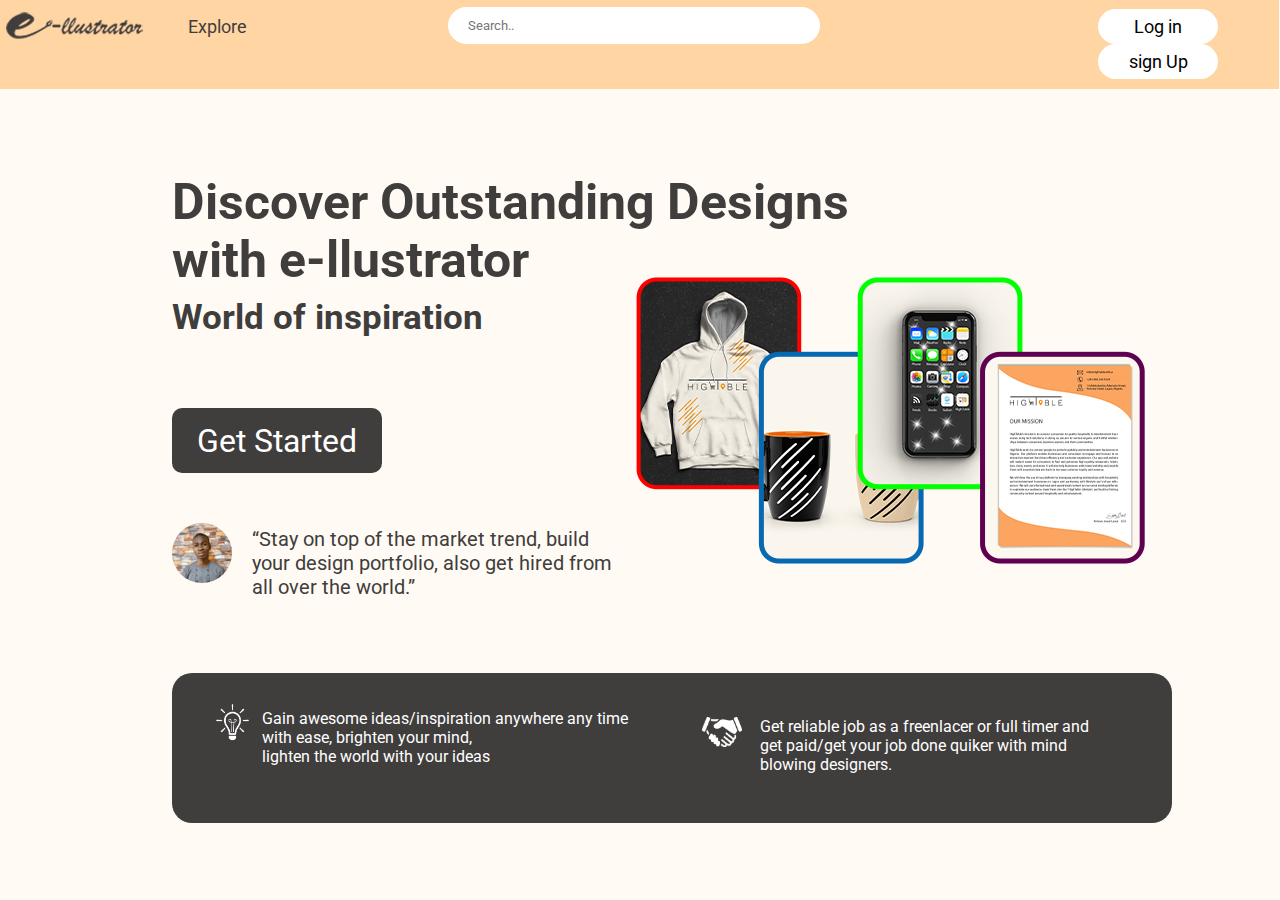
<file: index.html>
<!DOCTYPE html>
<html lang="en">

    <head>
       <title>e-llustrator</title>
       <link rel="stylesheet" href="style.css">
       <link rel="stylesheet" href="https://fonts.googleapis.com/css?family=roboto">
    </head>
    

    <body>
        
        <nav>
            <!-- Naigation Bar or header -->
            <div class="navigationbar">
                <img class="illustrator" src="ellustrator.png" alt="">
                <div class="tik">
                <a class="explore" href="#">Explore</a>
                </div>

                <div class="topnav">
                    <input type="text" class="searchbar" placeholder="Search..">
                </div>

                <div class="eliminatetop">
                    <div class="buts">
                       <button class="logins">
                         <a href="login.html" class="log">Log in</a>
                       </button>
                       <button class="logins">
                         <a href="signup.html" class="log">sign Up</a>
                       </button>
                    </div>
                </div>
            </div>
        </nav>

        <div class="wholebody">
        <div>
            <div class="bigtext">
               <h1 class="secfont">Discover Outstanding Designs </br>with e-llustrator</h1>
               <h2 class="prifont">World of inspiration</h2>
               <a href="signup.html">
                  <button class="start">Get Started</button>
               </a>
               <div class="profile">
                   <img  class="eleshin" src="Eleshin.jpg" alt="">
                   <p class="review">“Stay on top of the market trend, build</br>
                      your design portfolio, also get hired from</br>
                      all over the world.”</p>
                    <div class="design">
                      <img src="design.png" alt="">
                    </div>
               </div>
            </div>
        </div>
    </body>


    <footer>
        <div class="laststep">
            <div class="footer">
              <div >
                <img src="idea.png" class="footericon" alt="">
                <div class="footertext">
                     <p>Gain awesome ideas/inspiration anywhere any time </br>
                        with ease, brighten  your mind, </br>
                        lighten the world with your ideas</p>
                </div>
              </div>
              <div class="busbreif">
                <div class="shake">
                <img src="business.png" class="footericon01" alt="">
                </div>
                <div class="footertext02">
                        <p>Get reliable job as a freenlacer or full timer and </br>
                        get paid/get your job done quiker with mind </br>
                        blowing designers.</p>
                </div>
              </div>
            </div>
        </div>
    </footer>
        </div>
</html>
</file>
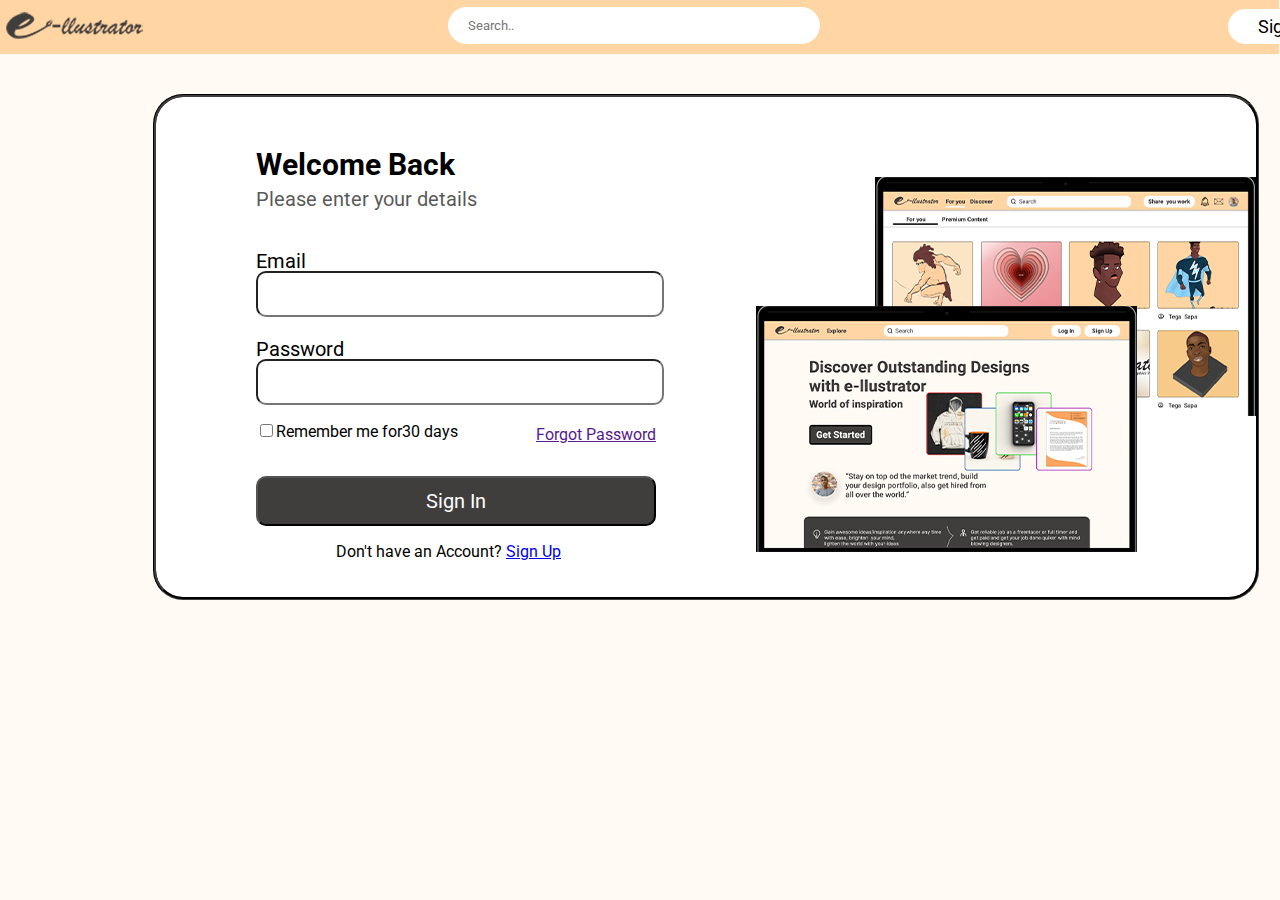
<file: login.html>
<!DOCTYPE html>
<html>
    <head>
        <title>Log In</title>
        <link rel="stylesheet" href="login.css">
        <link rel="stylesheet" href="https://fonts.googleapis.com/css?family=roboto">
    </head>


    <body>
        <nav>
            <!-- Naigation Bar or header -->
            <div class="navigationbar">
                <a href="index.html">
                  <img class="illustrator" src="ellustrator.png" alt="">
                </a>
                <div class="tik">
                <a class="explore" href="#">Explore</a>
                </div>

                <div class="topnav">
                    <input type="text" class="searchbar" placeholder="Search..">
                </div>

                <div class="eliminatetop">
                    <div class="buts">
                       <button class="logins">
                         <a href="signup.html" class="log">Sign Up</a>
                       </button>
                    </div>
                </div>
            </div>
        </nav>



        <div class="whole-body">
            <div class="inner-body">
                <h2 class="header">Welcome Back</h2>
                <p id="inputheaders" class="details">Please enter your details</p>
                <p id="inputheaders">Email</p>
                <input type="text"  class="inputfield">
                <p id="inputheaders">Password</p>
                <input type="text" class="inputfield"></br>
                <p><input type="checkbox">Remember me for30 days</p>
                <div class="forgotpack"> 
                    <a class="forgot" href=""> Forgot Password</a> 
                </div> </br>
                <a href="home.html">
                <button class="submit">Sign In</button>
                </a>
                <p class="question">Don't have an Account? <a href="signup.html">Sign Up</a></p>
                <div class="screenpack">
                   <img class="screen"  src="screens.png" alt="">
                </div>
            </div> 
        </div>

        <div class="sample">
        </div>

        
    </body>

    <footer>

    </footer>
</html>
</file>
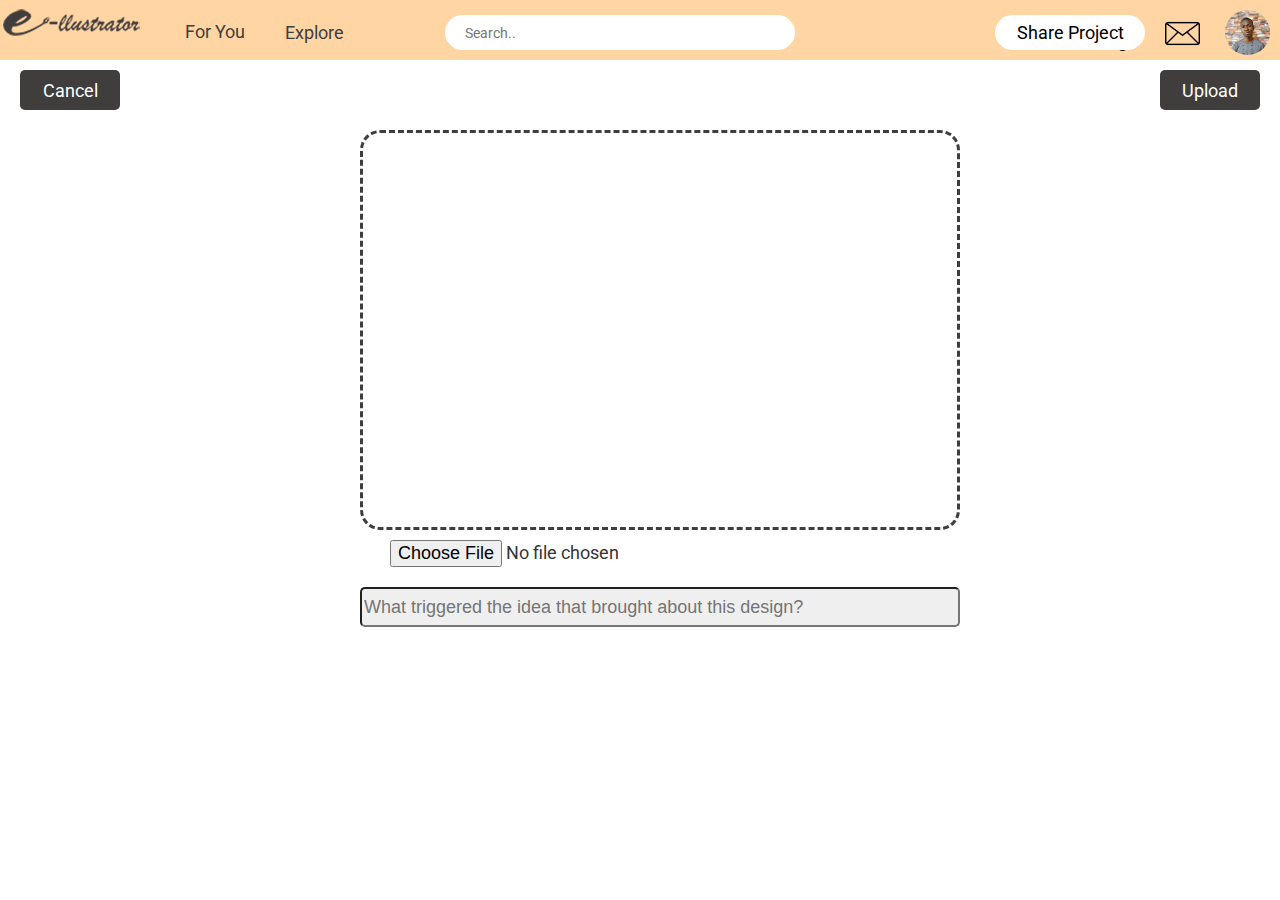
<file: shareproject.html>
<!DOCTYPE html>
<html>
    <head>
        <title>Share Project</title>
        <link rel="stylesheet" href="shareproject.css">
        <link rel="stylesheet" href="https://fonts.googleapis.com/css?family=roboto">
        <link rel="stylesheet" href="https://maxcdn.bootstrapcdn.com/bootstrap/3.3.7/css/bootstrap.min.css">
        <meta charset="UTF-8">
        <meta name="viewport" content="width=device-width, initial-scale=1.0">
    </head>


    <body>
        <nav>
            <!-- Naigation Bar or header -->
            <div class="navigationbar">
                <a href="index.html">
                  <img class="illustrator" src="ellustrator.png" alt="">
                </a>
                <div class="tik">
                <a class="for-you" href="h">For You</a>
                </div>

                <div class="tok">
                    <a class="explore" href="#">Explore</a>
                    </div>

                <div class="topnav">
                    <input type="text" class="searchbar" placeholder="Search..">
                </div>

                <div class="eliminatetop">
                    <div class="buts">
                       <button class="logins">
                         <a href="" class="log">Share Project</a>
                       </button>
                    </div>
                    <a href="">
                        <img src="notification.png" class="getsized" alt="">
                    </a>
                    <a href="">
                        <img src="chat.png"  class="resize" alt="">
                    </a>
                    <a href="">
                        <img src="Eleshin.jpg" class="profile-picture" alt="">
                    </a>
                </div>
            </div>
        </nav>
        <div>
            <button id="left" class="two-buttons">Cancel</button>
            <input id="upright" class="two-buttons" type="submit" class="Upload" name="submit" value="Upload">
        </div>


        <div class="imagebox">

        </div>
        <form  action="upload.php" method="post">
            <input class="choosefile" type="file" name="image">
        </form>

        <input class="caption" type="text" placeholder="What triggered the idea that brought about this design?">
    </body>
</html>
</file>
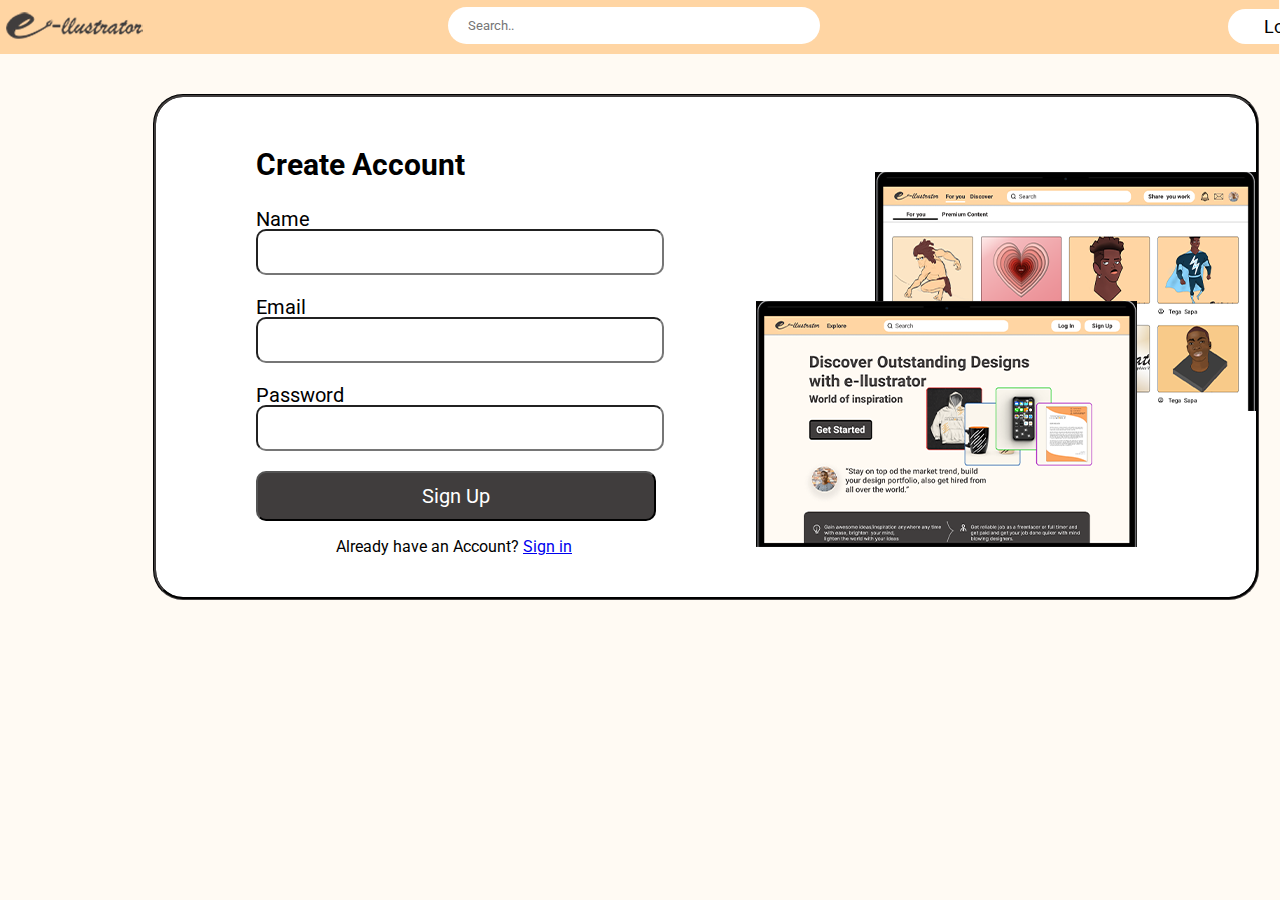
<file: signup.html>
<!DOCTYPE html>
<html>
    <head>
        <title>Sign Up</title>
        <link rel="stylesheet" href="signup.css">
        <link rel="stylesheet" href="https://fonts.googleapis.com/css?family=roboto">
    </head>


    <body>
        <nav>
            <!-- Naigation Bar or header -->
            <div class="navigationbar">
                <a href="index.html">
                  <img class="illustrator" src="ellustrator.png" alt="">
                </a>
                <div class="tik">
                <a class="explore" href="#">Explore</a>
                </div>

                <div class="topnav">
                    <input type="text" class="searchbar" placeholder="Search..">
                </div>

                <div class="eliminatetop">
                    <div class="buts">
                       <button class="logins">
                         <a href="login.html" class="log">Log in</a>
                       </button>
                    </div>
                </div>
            </div>
        </nav>



        <div class="whole-body">
            <div class="inner-body">
                <h2 class="header">Create Account</h2>
                <p id="inputheaders">Name</p>
                <input type="text"  class="inputfield">
                <p id="inputheaders">Email</p>
                <input type="text"  class="inputfield">
                <p id="inputheaders">Password</p>
                <input type="text" class="inputfield"></br>
                <a href="home.html">
                <button class="submit">Sign Up</button>
                </a>
                <p class="question">Already have an Account?  <a class="" href="login.html">Sign in</a></p>
                <div class="screenpack">
                   <img class="screen"  src="screens.png" alt="">
                </div>
            </div> 
        </div>

        <div class="sample">
        </div>

        
    </body>

    <footer>

    </footer>
</html>
</file>
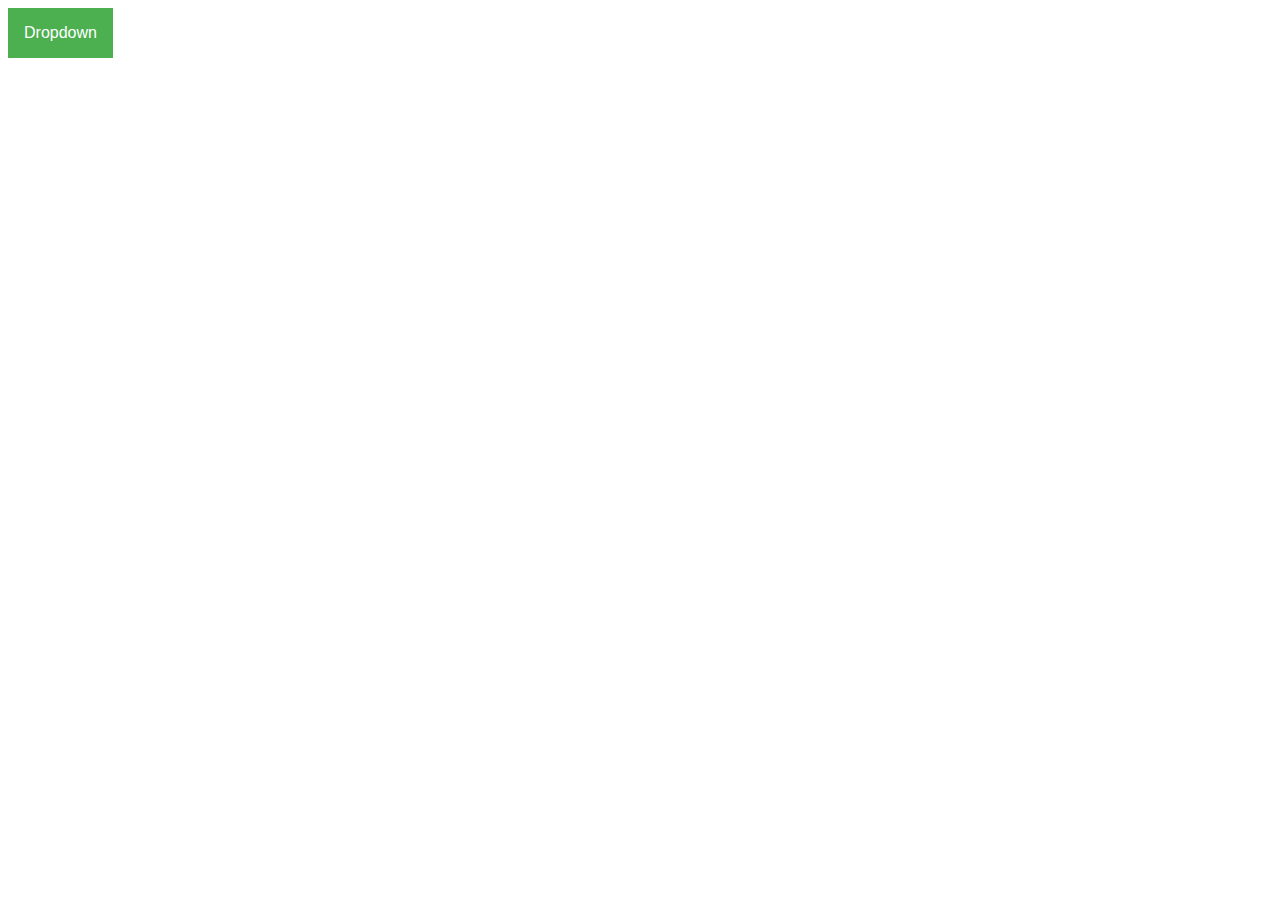
<file: testing.html>
<!DOCTYPE html>
<html>
    <head>
        <link rel="stylesheet" href="testing.css">
    </head>
    <body>
            <div class="dropdown">
              <button class="dropbtn">Dropdown</button>
              <div class="dropdown-content">
                <a href="#">Link 1</a>
                <a href="#">Link 2</a>
                <a href="#">Link 3</a>
              </div>
            </div>
    </body>
</html>
</file>
<file: style.css>
*{
    font-family: "roboto", sans-serif;
}

body {
    background-color: #FFFAF3;
}
.navigationbar {
    background-color: #FFD5A3;
    margin-top: -10px;
    margin-right: -7px;
    margin-left: -10px;
    box-shadow: black;
}

.tik {
    padding-left: 170px;
    margin-top: -35px;
}

.explore {
    margin-left: 20px;
    margin-top: 0px;
    text-decoration: none;
    font-size: large;
    color:#403D3D;
}

.bar {
    padding-left: 350px;
    margin-top: -40px;
}

.illustrator {
    padding-top: 5px;
}

.log {
    text-decoration: none;
    font-size: large;
    color: black;
}

.buts{
    padding-left: 1100px;
    padding-bottom: 10px;
}

.logins {
    width: 120px;
    height: 35px;
    border-radius: 50px;
    border-style: none;
    background-color: white;
}
.eliminatetop {
    margin-top: -35px;
}
.topnav {
    padding-left: 450px;
    margin-top: -30px;

}

.searchbar {
    height: 35px;
    width: 350px;
    border-radius: 50px;
    padding-left: 20px;
    border-style: none;
}

.secfont {
    font-size: 50px;
    color: #403D3D;
    padding-bottom: -10px;
}
.prifont {
    margin-bottom: 70px;
    margin-top: -25px;
    font-size: 35px ;
    color: #403D3D;
}

.start {
    height: 65px;
    width: 210px;
    background-color: #403D3D;
    color: white;
    border-radius: 10px;
    border-style: none;
    font-size: 20px;
    font-size:xx-large ;
    cursor: pointer;
}

.eleshin {
    width: 60px;
    height: 60px;
    border-radius: 50px;
}

.profile {
    padding-top: 50px;
}

.review {
    font-size: 20px;
    color: #403D3D;
    padding-left: 80px;
    margin-top: -60px;    
}

.laststep {
    background-color: #403D3D;
    color: white;
    border-radius: 20px;
    width: 1000px;
    height: 150px;
    margin-bottom: -30px;
}

.footericon {
    width: 40px;
    height: 40px;
    padding-left: 10px;
    padding-top: 30px;
}

.design {
    padding-left: 400px;
    margin-top: -350px;
    padding-bottom: 100px;
}

.footericon01 {
    width: 40px;
    height: 30px;
    padding-left: 500px;
    padding-top: -30px;
}

.shake {
    margin-top: -65px;
}

.footertext {
    padding-left: 60px;
    margin-top:-54px;
}

.wholebody {
    padding-top: 50px;
    padding-left: 13%;
}
.footertext02 {
    padding-left: 558px;
    margin-top: -50px;
}

.busbrief {
    margin-top: -30px;
}

.footer {
    padding-left: 30px;
}
</file>
<file: login.css>
*{
    font-family: "roboto", sans-serif;
}

body {
    background-color: #FFFAF3;
}
.navigationbar {
    background-color: #FFD5A3;
    margin-top: -10px;
    margin-right: -7px;
    margin-left: -10px;
    box-shadow: black;
}

.illustrator {
    padding-top: 5px;
}

.explore {
    margin-left: 20px;
    margin-top: 0px;
    text-decoration: none;
    font-size: large;
    color:#FFD5A3;
}

.tik {
    padding-left: 170px;
    margin-top: -35px;
}

.searchbar {
    height: 35px;
    width: 350px;
    border-radius: 50px;
    padding-left: 20px;
    border-style: none;
}

.buts{
    padding-left: 1230px;
    padding-bottom: 10px;
}

.logins {
    width: 120px;
    height: 35px;
    border-radius: 50px;
    border-style: none;
    background-color: white;
}

.eliminatetop {
    margin-top: -35px;
}
.topnav {
    padding-left: 450px;
    margin-top: -30px;

}

.log {
    text-decoration: none;
    font-size: large;
    color: black;
}

.whole-body {
    background-color: white;
    border-radius: 30px;
    width: 1000px;
    height: 500px;
    padding-left: 100px;
    border-style: groove;
    border-color: #403D3D;
    margin-left: 145px;
    margin-top: 40px;
}
.inner-body {
    margin-top: 50px;
}

.header {
    font-size: 30px;
}

#inputheaders {
    font-size: 20px;
    margin-bottom: -2px;
}

.inputfield {
    width: 400px;
    height: 40px;
    border-radius: 10px;
}

.submit {
    width: 400px;
    height: 50px;
    background-color: #403D3D;
    border-radius: 10px;
    color: white;
    font-size: 20px;
    cursor: pointer;
}

.question {
    margin-left: 80px;
}

.screen {
    float: right;
    margin-top: -300px;
}

.screenpack {
    margin-top: -100px;
}

.details {
    margin-top: -20px;
    opacity: 65%;
    padding-bottom: 20px;
}

.forgot {
    margin-right: 600px;
 
}

.forgotpack {
    float: right;
    margin-top: -32px;
}
</file>
<file: shareproject.css>
*{
    font-family: "roboto", sans-serif;
}

.body {
    background-color: #FFFAF3;
}
.navigationbar {
    background-color: #FFD5A3;
    margin-top: -10px;
    margin-right: px;
    margin-left: -5px;
    box-shadow: black;
}

.illustrator {
    margin-top: 10px;
    padding-right: 0%;
}

.for-you {
    margin-left: 20px;
    padding-bottom: 0px;
    text-decoration: none;
    font-size: large;
    color: #403D3D;
}

.explore {
    margin-left: 20px;
    margin-top: 0px;
    text-decoration: none;
    font-size: large;
    color: #403D3D;
}

.tok {
    padding-left: 270px;
    margin-top: -25px;
}


.tik {
    padding-left: 170px;
    margin-top: -25px;
}

.searchbar {
    height: 35px;
    width: 350px;
    border-radius: 50px;
    padding-left: 20px;
    border-style: none;
}

.buts{
    padding-left: 1000px;
    padding-bottom: 10px;
}

.logins {
    width: 150px;
    height: 35px;
    border-radius: 50px;
    border-style: none;
    background-color: white;
}

.getsized {
    height: 35px;
    width: 35px;
    float: right;
    margin-top: -44px;
    margin-right: 140px;
}

.resize {
    height: 35px;
    width: 35px;
    float: right;
    margin-top: -44px;
    margin-right: 80px;
}

.profile-picture {
    height: 45px;
    width: 45px;
    border-radius: 50%;
    float: right;
    margin-top: -50px;
    margin-right: 10px;
}

.eliminatetop {
    margin-top: -35px;
}
.topnav {
    padding-left: 450px;
    margin-top: -30px;

}

.log {
    text-decoration: none;
    font-size: large;
    color: black;
}

.imagebox {
    height: 400px;
    width: 600px;
    border-style: dashed;
    border-color: #403D3D;
    border-radius: 20px;
}

.two-buttons{
    height: 40px;
    width: 100px;
    background-color: #403D3D;
    color: white;
    font-size: large;
    border-radius: 5px;
    border-style: none;
    margin-top: 10px;
}
#left {
    margin-left: 20px;
}

#upright {
    float: right;
    margin-right: 20px;
}

.imagebox {
    margin-left: 360px;
    margin-top: 20px;
}

.choosefile {
    font-size: large;
    padding-right: 550px;
    float: right;
    padding-left: 50px;
    margin-top: 10px;
}

.caption {
    width: 600px;
    margin-top: 20px;
    margin-left: 360px;
    height: 40px;
    border-radius: 5px;
    margin-bottom: 30px;
    font-size: large;
    background-color: #403d3d15;
}
</file>
<file: signup.css>
*{
    font-family: "roboto", sans-serif;
    
}

body {
    background-color: #FFFAF3;
}
.navigationbar {
    background-color: #FFD5A3;
    margin-top: -10px;
    margin-right: -7px;
    margin-left: -10px;
    box-shadow: black;
}

.illustrator {
    padding-top: 5px;
}

.explore {
    margin-left: 20px;
    margin-top: 0px;
    text-decoration: none;
    font-size: large;
    color:#FFD5A3;
}

.tik {
    padding-left: 170px;
    margin-top: -35px;
}

.searchbar {
    height: 35px;
    width: 350px;
    border-radius: 50px;
    padding-left: 20px;
    border-style: none;
}

.buts{
    padding-left: 1230px;
    padding-bottom: 10px;
}

.logins {
    width: 120px;
    height: 35px;
    border-radius: 50px;
    border-style: none;
    background-color: white;
}

.eliminatetop {
    margin-top: -35px;
}
.topnav {
    padding-left: 450px;
    margin-top: -30px;

}

.log {
    text-decoration: none;
    font-size: large;
    color: black;
}

.whole-body {
    background-color: white;
    border-radius: 30px;
    width: 1000px;
    height: 500px;
    padding-left: 100px;
    border-style: groove;
    border-color: #403D3D;
    margin-left: 145px;
    margin-top: 40px;
}
.inner-body {
    margin-top: 50px;
}

.header {
    font-size: 30px;
}

#inputheaders {
    font-size: 20px;
    margin-bottom: -2px;
}

.inputfield {
    width: 400px;
    height: 40px;
    border-radius: 10px;
}

.submit {
    width: 400px;
    height: 50px;
    background-color: #403D3D;
    border-radius: 10px;
    color: white;
    margin-top: 20px;
    font-size: 20px;
    cursor: pointer;
}

.question {
    margin-left: 80px;
}

.screen {
    float: right;
    margin-top: -300px;
}

.screenpack {
    margin-top: -100px;
}
</file>
<file: testing.css>
/* Style The Dropdown Button */
.dropbtn {
  background-color: #4CAF50;
  color: white;
  padding: 16px;
  font-size: 16px;
  border: none;
  cursor: pointer;
}

/* The container <div> - needed to position the dropdown content */
.dropdown {
  position: relative;
  display: inline-block;
}

/* Dropdown Content (Hidden by Default) */
.dropdown-content {
  display: none;
  position: absolute;
  background-color: #f9f9f9;
  min-width: 160px;
  box-shadow: 0px 8px 16px 0px rgba(0,0,0,0.2);
  z-index: 1;
}

/* Links inside the dropdown */
.dropdown-content a {
  color: black;
  padding: 12px 16px;
  text-decoration: none;
  display: block;
}

/* Change color of dropdown links on hover */
.dropdown-content a:hover {background-color: #f1f1f1}

/* Show the dropdown menu on hover */
.dropdown:hover .dropdown-content {
  display: block;
}

/* Change the background color of the dropdown button when the dropdown content is shown */
.dropdown:hover .dropbtn {
  background-color: #3e8e41;
}
</file>
